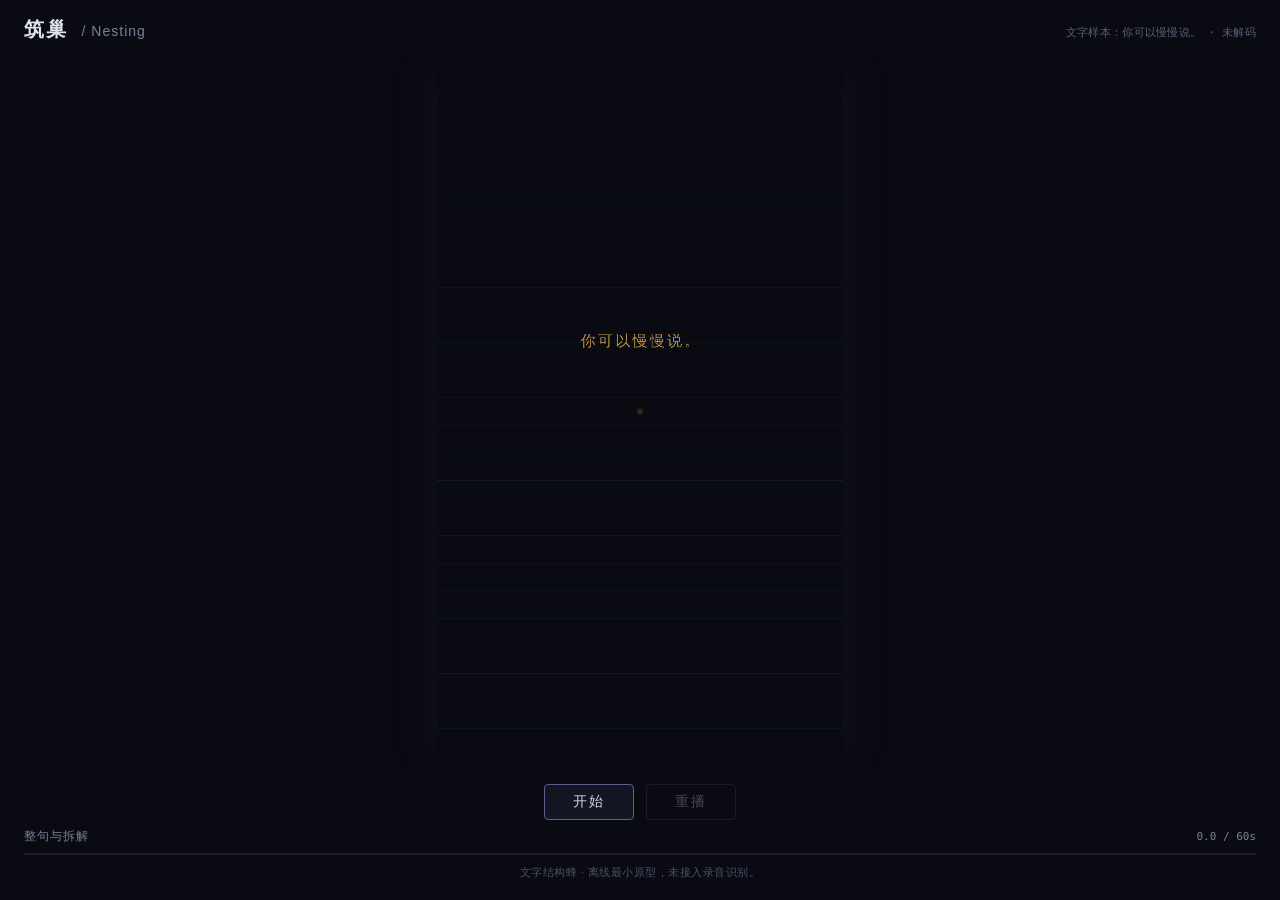
<file: web/visual/index.html>
<!DOCTYPE html>
<html lang="zh-CN">
<head>
  <meta charset="UTF-8">
  <meta name="viewport" content="width=device-width, initial-scale=1.0">
  <title>筑巢 / Nesting · 视觉模块</title>
  <link rel="icon" href="data:,">
  <link rel="stylesheet" href="css/style.css">
</head>
<body>
  <div id="app">
    <header id="header">
      <h1>筑巢 <span class="subtitle">/ Nesting</span></h1>
      <div id="param-info" class="param-info">文字结构蜂 · 加载中…</div>
    </header>

    <main id="canvas-container">
      <canvas id="stage"></canvas>
    </main>

    <footer id="controls">
      <div class="control-row">
        <button id="btn-play" class="btn btn-primary">开始</button>
        <button id="btn-replay" class="btn" disabled>重播</button>
      </div>
      <div class="status-row">
        <span id="phase-name" class="phase-name">等待开始</span>
        <span id="time-display" class="time-display">0.0 / 60s</span>
      </div>
      <div class="progress-track">
        <div id="progress-bar" class="progress-bar"></div>
      </div>
      <div class="hint">
        文字结构蜂 · 离线最小原型，未接入录音识别。
      </div>
    </footer>
  </div>

  <!-- 模块脚本（按依赖顺序加载） -->
  <script src="js/config.js"></script>
  <script src="js/hive.js"></script>
  <script src="js/bee.js"></script>
  <script src="js/ripple.js"></script>
  <script src="js/reading.js"></script>
  <script src="js/waveform.js"></script>
  <script src="js/timeline.js"></script>
  <script src="js/host-adapter.js"></script>
  <script src="js/main.js"></script>
</body>
</html>
</file>
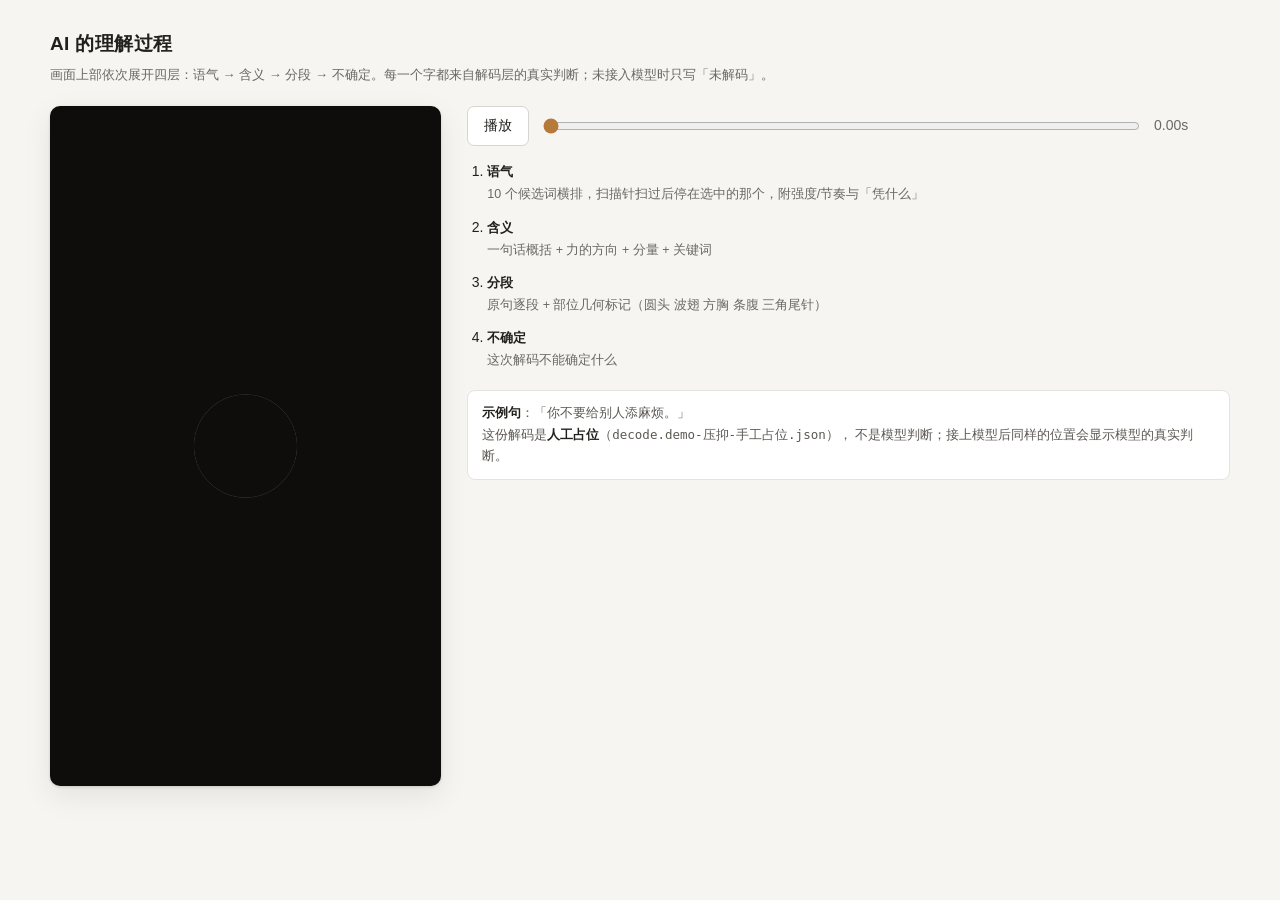
<file: deliverables/理解过程预览-20260912.html>
<!DOCTYPE html>
<html lang="zh-CN">
<head>
<meta charset="utf-8">
<title>筑巢 · AI 的理解过程（预览）</title>
<style>
  :root { color-scheme: light; }
  * { box-sizing: border-box; }
  body {
    margin: 0; padding: 28px 24px 40px;
    background: #f6f5f2; color: #22201d;
    font: 14px/1.7 -apple-system, "PingFang SC", "Noto Sans CJK SC", sans-serif;
  }
  .wrap { max-width: 1180px; margin: 0 auto; }
  h1 { font-size: 19px; font-weight: 600; margin: 0 0 4px; letter-spacing: .02em; }
  .sub { color: #6b6862; font-size: 13px; margin: 0 0 20px; }
  .stage {
    display: flex; gap: 26px; align-items: flex-start; flex-wrap: wrap;
  }
  .canvas-box {
    background: #0e0d0c; border-radius: 10px; padding: 10px;
    box-shadow: 0 1px 3px rgba(0,0,0,.14), 0 10px 30px rgba(0,0,0,.08);
  }
  canvas { display: block; border-radius: 6px; }
  .panel { flex: 1 1 260px; min-width: 250px; }
  .ctrl { display: flex; align-items: center; gap: 12px; margin-bottom: 14px; }
  button {
    font: inherit; padding: 7px 16px; border-radius: 7px; cursor: pointer;
    border: 1px solid #d8d5ce; background: #fff; color: #22201d;
  }
  button:hover { background: #faf9f7; }
  input[type=range] { flex: 1; accent-color: #b5793a; }
  .t { font-variant-numeric: tabular-nums; color: #6b6862; min-width: 76px; }
  ol { margin: 0; padding-left: 20px; }
  li { margin-bottom: 10px; }
  li button {
    all: unset; cursor: pointer; font-weight: 600; font-size: 13px;
    border-bottom: 1px solid transparent;
  }
  li button:hover { border-bottom-color: #b5793a; }
  li span { display: block; color: #6b6862; font-size: 12.5px; font-weight: 400; }
  li.on button { color: #b5793a; border-bottom-color: #b5793a; }
  .note {
    margin-top: 18px; padding: 12px 14px; border-radius: 8px;
    background: #fff; border: 1px solid #e6e3dc; color: #5c5953; font-size: 12.5px;
  }
  .note b { color: #22201d; }
</style>
</head>
<body>
<div class="wrap">
  <h1>AI 的理解过程</h1>
  <p class="sub">画面上部依次展开四层：语气 → 含义 → 分段 → 不确定。每一个字都来自解码层的真实判断；未接入模型时只写「未解码」。</p>

  <div class="stage">
    <div class="canvas-box"><canvas id="cv" width="1080" height="1920"></canvas></div>
    <div class="panel">
      <div class="ctrl">
        <button id="play">播放</button>
        <input id="seek" type="range" min="0" max="16" step="0.01" value="0">
        <span class="t" id="clock">0.00s</span>
      </div>
      <ol id="layers">
        <li data-at="2.5"><button>语气</button><span>10 个候选词横排，扫描针扫过后停在选中的那个，附强度/节奏与「凭什么」</span></li>
        <li data-at="5.2"><button>含义</button><span>一句话概括 + 力的方向 + 分量 + 关键词</span></li>
        <li data-at="7.6"><button>分段</button><span>原句逐段 + 部位几何标记（圆头 波翅 方胸 条腹 三角尾针）</span></li>
        <li data-at="10.0"><button>不确定</button><span>这次解码不能确定什么</span></li>
      </ol>
      <div class="note">
        <b>示例句</b>：「你不要给别人添麻烦。」<br>
        这份解码是<b>人工占位</b>（<code>decode.demo-压抑-手工占位.json</code>），
        不是模型判断；接上模型后同样的位置会显示模型的真实判断。
      </div>
    </div>
  </div>
</div>

<script>/**
 * 筑巢 / Nesting · 动画原型共享配置
 * ------------------------------------------------------------
 * 所有动画模块共享的常量、颜色、物理参数与 output.schema.json 参数映射。
 * 变更此处会影响全部模块；模块自身的局部常量写在各自文件内。
 *
 * 设计画布：1080 × 1920（竖屏 9:16），运行时按容器等比缩放。
 * 速度公式以 1080 高画布为基准，实际按 DESIGN_HEIGHT / 1080 缩放。
 */

const DESIGN_WIDTH = 1080;
const DESIGN_HEIGHT = 1920;
const HEIGHT_SCALE = DESIGN_HEIGHT / 1080; // 速度/距离缩放因子

/* ---- 时间线（秒），与 02-体验与分镜.md 对齐 ---- */
const TIMELINE = {
  total: 60,
  phases: [
    { name: 'idle',     start: 0,  end: 8  },  // 平静人形等待
    { name: 'enter_a',  start: 8,  end: 20 },  // 第一组蜂群进入
    { name: 'enter_b',  start: 20, end: 32 },  // 第二组蜂群进入
    { name: 'weave',    start: 32, end: 47 },  // 两组交织
    { name: 'settle',   start: 47, end: 57 },  // 沉积薄层
    { name: 'hold',     start: 57, end: 60 },  // 静止存留
  ],
};

/* ---- 颜色 ---- */
const COLORS = {
  background: '#0a0a12',
  // 两组固定、亮度相近的色相；颜色用于识别来源，不编码好坏
  groupA: { h: 38,  s: 85, l: 62 },  // 暖琥珀
  groupB: { h: 182, s: 75, l: 60 },  // 冷青蓝
  humanoid: {
    fill: 'rgba(20, 22, 35, 0.85)',
    outline: 'rgba(120, 130, 170, 0.25)',
    glow: 'rgba(140, 150, 200, 0.08)',
  },
  weaveLine: { alpha: 0.55 },
  depositMesh: { alpha: 0.4 },
};

/* ---- 蜂群物理（与 03-蜂群与融合规则.md 对齐） ---- */
const SWARM = {
  particlesPerGroup: 48,
  // 速度 = 12 + 60 × energy 像素/秒（1080 高基准），运行时乘 HEIGHT_SCALE
  baseSpeed: 12,
  speedRange: 60,
  // 群体半径 = 20 + 100 × dispersion 像素
  baseRadius: 20,
  radiusRange: 100,
  // 扰动幅度 = 2 + 22 × turbulence 像素
  baseTurbulence: 2,
  turbulenceRange: 22,
  // 残留透明度 = 0.12 + 0.48 × trace
  baseTraceAlpha: 0.12,
  traceAlphaRange: 0.48,
  // 轨迹点数量（影响拖尾长度），与 trace 成比例
  minTrailPoints: 4,
  maxTrailPoints: 40,
  // 粒子大小
  particleSize: 3.2,
  particleGlow: 12,
};

/* ---- 交织与沉积 ---- */
const WEAVE = {
  // 连线在 weave 阶段内的淡入时长占比
  lineFadeInRatio: 0.4,
  // 沉积在 settle 阶段内的形成时长占比
  depositFormRatio: 0.5,
  // 未沉积连线淡出时长占比
  undepositedFadeRatio: 0.6,
  // 薄层网格连线宽度
  meshLineWidth: 1.2,
  // 结对连线宽度
  pairLineWidth: 1.6,
};

/* ---- 文字结构蜂（最小可行性原型） ---- */
const BEE = {
  // 一只蜂先消费一段转写文字；后续可由解码层改为 bee spec。
  maxCharacters: 32,
  baseBodyWidth: 250,
  baseBodyHeight: 190,
  segmentWidth: 7,
  wingWidth: 112,
  wingHeight: 58,
  headRadius: 38,
  wingbeatHz: 2.2,
};

/* ---- 人形内部区域（一组椭圆近似身体轮廓，粒子约束在此空间内） ---- */
const HUMANOID = {
  // 以画布中心为原点的身体椭圆定义 [cx_offset, cy_offset, rx, ry]
  // 头部
  head:   [0, -680, 105, 130],
  // 颈部
  neck:   [0, -530, 55, 70],
  // 上胸
  chest:  [0, -380, 200, 180],
  // 下腹
  abdomen:[0, -120, 175, 200],
  // 骨盆
  pelvis: [0, 80, 160, 120],
  // 左大腿
  thighL: [-85, 280, 80, 180],
  // 右大腿
  thighR: [85, 280, 80, 180],
  // 左小腿
  shinL:  [-85, 520, 65, 170],
  // 右小腿
  shinR:  [85, 520, 65, 170],
  // 左上臂
  armUL:  [-230, -340, 65, 140],
  // 右上臂
  armUR:  [230, -340, 65, 140],
  // 左前臂
  armLL:  [-250, -140, 55, 130],
  // 右前臂
  armLR:  [250, -140, 55, 130],
};

/* ---- 拆解阶段（整句 → 单元 → 蜂体）---- */
const DECOMPOSE = {
  sentenceUntil: 1.6, // 0–1.6s：整句停留，尚未拆开（最初 5s，用户两次反馈节奏太慢）
  flyUntil: 8,        // 1.6–8s：文字单元逐个飞入腹节带（最初 20s）
  stagger: 0.45,      // 每个单元延迟出发的比例（按文字顺序）
};

/* ---- 视野（拉远看到更多蜂）----
 * 13 秒前保持近距离看这一只；13–27 秒视野拉远，画面里出现其他语言的蜂。 */
const CAMERA = {
  holdUntil: 13,      // 这段时间是近景：只有正在生长的这只
  zoomOutUntil: 27,   // 之后拉到最远
  startScale: 1,
  endScale: 0.44,     // 拉太远会显得空：0.44 下三只蜂仍能占住画面
};

/* ---- 群蜂布局（每只蜂代表一段语言）---- */
const SWARM_VIEW = {
  baseRadius: 560,    // 第一只「别的蜂」离中心的距离（世界坐标）
  radiusStep: 210,    // 每多一只往外挪一点
  appearGap: 3,       // 相邻两只出现的间隔（秒）
  firstAppearAt: 15,  // 第一只「别的蜂」出现的时间
  birthSeconds: 2.4,  // 单只蜂出现的过渡时长
  minScale: 0.82,     // 别的蜂不能太小，否则拉远后看不见
  maxScale: 1.0,
};

/* ---- 蜂体规格默认值（与 10-语言解码/derive_bee.py 的派生字段一一对应）----
 * decoded=false 表示语气/含义未经模型解码，蜂体为中性默认值，界面必须标注。 */
const NEUTRAL_BEE = {
  wingbeatHz: 2.2,
  tension: 0.5,
  spacing: 1.0,
  hue: 38,
  posture: 'level',
  bodyScale: 1.0,
  decoded: false,
  caption: '',
};

/* ---- 语言传播涟漪（一句话说出口，离开身体，再也收不回来）----
 * 蜂体成形后，从蜂的位置向外推出同心波纹，扩散到画面边缘消失。
 * 波面上的短笔画呼应蜂体的会徽风笔画轮廓：语言离开身体时笔画已被拆散，
 * 所以这里只取最简形态（线段 / 点 / 弧），不再对应具体的字。
 *
 * 派生关系（可追溯）：
 *   波速   = baseSpeed + speedRange × (wingbeatHz − 1.6) / 1.8
 *            wingbeatHz 由语气强度派生（1.6 + 1.8 × intensity）
 *            → 说得越激动，语言传得越快
 *   波强度 = 0.45 + 0.55 × tension
 *            tension 由语气强度与分量派生（0.5 × intensity + 0.5 × weight）
 *            → 分量越重，波越粗、越持久
 */
const RIPPLE = {
  firstAt: 10.5,      // 第一圈发出的时间（蜂体基本成形：8s 达 75%，13s 完全成形）
  gap: 2.4,           // 相邻两圈的间隔（秒）
  count: 4,           // 一共几圈
  baseSpeed: 165,     // 扩散速度基准（像素/秒）
  speedRange: 135,    // 语气强度带来的速度增量（wingbeatHz 1.6→3.4 映射为 0→135）
  maxRadius: 1180,    // 扩散到这个半径即消失（到画面边缘之外）
  baseWidth: 4.6,     // 起始线宽
  strokeGap: 30,      // 圆周上每隔多少像素放一个短笔画（虚线感）
  strokeLen: 14,      // 短笔画长度
  minAlpha: 0.85,     // 起始不透明度
  originYRatio: 0.46, // 波心在画面高度上的比例（与蜂的稳定位置一致）
};

/* ---- AI 的理解过程（把「机器怎么听懂这句话」画出来）----
 * 观众说完一句话，画布上部依次展开四层分析：
 *   语气扫描 → 含义提取 → 分段归位 → 不确定性
 * 每一层都是解码层真实给出的判断，不是装饰；未接入模型时只显示
 * 「听到」与「未解码」，绝不编造语气与含义（与项目红线一致）。
 *
 * 无状态：每层的展开程度只由「当前时间 − 该层起始」算出，
 * 因此暂停会冻结、倒退会收回、重播会清空。
 */
const READING = {
  toneFrom: 2.5, toneTo: 5.2,        // 语气扫描：10 个语气词轮转后停在选中项
  meaningFrom: 5.2, meaningTo: 7.6,  // 含义提取：概括 / 方向 / 分量 / 关键词
  segmentFrom: 7.6, segmentTo: 10.0, // 分段归位：每段标出部位与分量
  doubtFrom: 10.0, doubtTo: 11.6,    // 不确定性：这次解码不能确定什么
  fadeOutAt: 13.2,                   // 之后整层淡出，把画面还给蜂与涟漪
  bandTop: 208,                      // 分析带顶部 y（蜂在 0.46 高度，互不遮挡）
  rowGap: 64,                        // 层与层之间的行距
  labelSize: 18,                     // 层名（听到 / 语气 / 含义 / 分段）
  bodySize: 23,                      // 正文（判断内容）
  noteSize: 15,                      // 小字（证据 / 不确定性）
  toneSize: 21,                      // 语气词
  scanSeconds: 1.8,                  // 扫描针扫完 10 个词所需时间
  barWidth: 210,                     // 强度 / 节奏 / 分量的刻度条宽度
  barHeight: 5,
};

/* ---- 工具函数 ---- */

/** 将 0-1 参数映射为实际速度（像素/秒，已按画布缩放） */
function speedFor(energy) {
  return (SWARM.baseSpeed + SWARM.speedRange * energy) * HEIGHT_SCALE;
}

/** 将 0-1 参数映射为群体半径（像素，已按画布缩放） */
function radiusFor(dispersion) {
  return (SWARM.baseRadius + SWARM.radiusRange * dispersion) * HEIGHT_SCALE;
}

/** 将 0-1 参数映射为扰动幅度（像素，已按画布缩放） */
function turbulenceFor(turbulence) {
  return (SWARM.baseTurbulence + SWARM.turbulenceRange * turbulence) * HEIGHT_SCALE;
}

/** 将 0-1 参数映射为残留透明度 */
function traceAlphaFor(trace) {
  return SWARM.baseTraceAlpha + SWARM.traceAlphaRange * trace;
}

/** 将 0-1 参数映射为轨迹点数量 */
function trailPointsFor(trace) {
  return roundHalfUp(
    SWARM.minTrailPoints + (SWARM.maxTrailPoints - SWARM.minTrailPoints) * trace
  );
}

/** HSL 颜色对象转 css 字符串 */
function hsl(c, alpha) {
  const a = alpha === undefined ? 1 : alpha;
  return `hsla(${c.h}, ${c.s}%, ${c.l}%, ${a})`;
}

/** 混合两个 HSL 颜色（简单线性插值） */
function mixHSL(c1, c2, t) {
  return {
    h: c1.h + (c2.h - c1.h) * t,
    s: c1.s + (c2.s - c1.s) * t,
    l: c1.l + (c2.l - c1.l) * t,
  };
}

/** 限制值在 [min, max] */
function clamp(v, min, max) {
  return Math.max(min, Math.min(max, v));
}

/**
 * 与 Python 端 build_score.round_half_up 语义一致的取整：.5 一律进位（输入为非负数）。
 * 项目中所有跨语言共享的计数（结对数、沉积数）必须走本函数，
 * 不得使用 Math.round 以外的写法，也不得依赖 Python 内置 round（银行家舍入）。
 * 修改须同步 09-声音设计/build_score.py 与 web/audio/audio.mjs。
 */
function roundHalfUp(value) {
  return Math.floor(Number(value) + 0.5);
}

/** 线性插值 */
function lerp(a, b, t) {
  return a + (b - a) * t;
}

/** 平滑插值（smoothstep） */
function smoothstep(t) {
  return t * t * (3 - 2 * t);
}

/** 判断点是否在人形内部任意椭圆中 */
function isInsideHumanoid(x, y) {
  const cx = DESIGN_WIDTH / 2;
  const cy = DESIGN_HEIGHT / 2;
  for (const key of Object.keys(HUMANOID)) {
    const [ox, oy, rx, ry] = HUMANOID[key];
    const dx = (x - (cx + ox)) / rx;
    const dy = (y - (cy + oy)) / ry;
    if (dx * dx + dy * dy <= 1) return true;
  }
  return false;
}

/** 将点推回人形内部（若在外部），返回修正后的坐标 */
function constrainToHumanoid(x, y) {
  if (isInsideHumanoid(x, y)) return { x, y };
  // 找到最近的椭圆中心，朝该方向推回
  const cx = DESIGN_WIDTH / 2;
  const cy = DESIGN_HEIGHT / 2;
  let bestDist = Infinity;
  let bestX = cx;
  let bestY = cy;
  for (const key of Object.keys(HUMANOID)) {
    const [ox, oy, rx, ry] = HUMANOID[key];
    const ex = cx + ox;
    const ey = cy + oy;
    const d = (x - ex) * (x - ex) + (y - ey) * (y - ey);
    if (d < bestDist) {
      bestDist = d;
      bestX = ex;
      bestY = ey;
    }
  }
  // 朝最近椭圆中心移动 10%
  return {
    x: x + (bestX - x) * 0.1,
    y: y + (bestY - y) * 0.1,
  };
}

/* ---- 模块导出（浏览器全局） ---- */
window.NestingConfig = {
  DESIGN_WIDTH,
  DESIGN_HEIGHT,
  HEIGHT_SCALE,
  TIMELINE,
  COLORS,
  SWARM,
  WEAVE,
  BEE,
  DECOMPOSE,
  CAMERA,
  SWARM_VIEW,
  NEUTRAL_BEE,
  RIPPLE,
  READING,
  HUMANOID,
  speedFor,
  radiusFor,
  turbulenceFor,
  traceAlphaFor,
  trailPointsFor,
  hsl,
  mixHSL,
  clamp,
  roundHalfUp,
  lerp,
  smoothstep,
  isInsideHumanoid,
  constrainToHumanoid,
};
</script>
<script>/**
 * 筑巢 / Nesting · AI 的理解过程
 * ------------------------------------------------------------
 * 把「机器是怎么听懂这句话的」画出来——不是结果，是过程。
 *
 * 观众说完一句话，画布上部依次展开四层分析：
 *   1. 语气扫描：10 个语气词横排，扫描针扫过，停在 AI 选中的那一个（附强度/节奏与判断依据）
 *   2. 含义提取：一句话概括 + 力的方向 + 分量 + 关键词
 *   3. 分段归位：原句被切成几段，每段标出部位与分量
 *   4. 不确定性：这次解码不能确定什么（机器也会不确定，照样画出来）
 *
 * 每一层显示的都是解码层真实给出的判断（来自 beeSpec.decode），不是装饰。
 * 未接入模型时只显示「未解码」，绝不编造语气与含义——与项目红线一致。
 *
 * 无状态：每层的展开程度只由「当前时间 − 该层起始」算出，不保存中间状态。
 * 因此暂停会冻结、倒退会收回、重播会清空。
 *
 * 模块接口与 bee / ripple / hive / waveform 一致：constructor / update / draw / reset。
 */
(function () {
  'use strict';

  // 与 10-语言解码/derive_bee.py 的 TONE_LABELS 必须逐字一致（改一处须同步另一处）
  const TONE_LABELS = ['平稳', '急促', '迟疑', '压抑', '轻快', '沉重', '克制', '激动', '疏离', '温和'];

  // 分段部位的图形标记（会徽风：最简几何形，不写字）
  const ROLE_MARK = {
    head: 'circle', wing: 'wave', thorax: 'square', abdomen: 'bar', stinger: 'triangle',
  };

  class ReadingModule {
    constructor(params, config, sourceText = '', spec = null) {
      this.params = params || {};
      this.config = config;
      const fromParams = (params && (params.beeSpec || params.bee)) || null;
      this.spec = Object.assign({}, config.NEUTRAL_BEE, fromParams || {}, spec || {});
      // 模型的原始判断；未接入模型时为 null
      this.decode = this.spec.decode || null;
      this.sourceText = typeof sourceText === 'string' ? sourceText : '';
      this.reset();
    }

    reset() {
      this.currentTime = 0;
      this.phase = 'idle';
    }

    update(dt, phase, phaseProgress, totalTime) {
      this.currentTime = Math.max(0, Number(totalTime) || 0);
      this.phase = phase || 'idle';
    }

    /** 某一层在当前时刻的展开进度 0–1（无状态）。 */
    layerProgress(from, to, time = this.currentTime) {
      if (time <= from) return 0;
      if (time >= to) return 1;
      return (time - from) / (to - from);
    }

    /** 整层是否已淡出（把画面还给蜂与涟漪）。 */
    isGone(time = this.currentTime) {
      return time >= this.config.READING.fadeOutAt;
    }

    draw(ctx) {
      const cfg = this.config.READING;
      const time = this.currentTime;
      if (this.isGone(time)) return;

      const fade = 1 - this.config.smoothstep(
        this.config.clamp((time - cfg.doubtTo) / (cfg.fadeOutAt - cfg.doubtTo), 0, 1));
      if (fade <= 0.01) return;

      ctx.save();
      const hue = this.spec.hue;
      const left = 150;

      // 未接入模型：只诚实标注，一句判断都不画
      if (!this.decode) {
        if (time < cfg.toneFrom) { ctx.restore(); return; }
        this._label(ctx, '未解码', left, cfg.bandTop, hue, fade);
        ctx.globalAlpha = fade * 0.75;
        ctx.font = cfg.bodySize + 'px serif';
        ctx.fillStyle = this.config.hsl({ h: hue, s: 22, l: 60 }, 1);
        ctx.textAlign = 'left';
        ctx.textBaseline = 'middle';
        ctx.fillText('语气与含义未接入模型，没有判断可显示', left + 96, cfg.bandTop);
        ctx.restore();
        return;
      }

      let y = cfg.bandTop;
      const tone = this.decode.tone;
      const meaning = this.decode.meaning;
      const segments = this.decode.segments;

      if (tone) {
        const p = this.layerProgress(cfg.toneFrom, cfg.toneTo, time);
        if (p > 0) this._drawTone(ctx, tone, left, y, hue, fade, p, time);
        y += cfg.rowGap;
      }
      if (meaning) {
        const p = this.layerProgress(cfg.meaningFrom, cfg.meaningTo, time);
        if (p > 0) this._drawMeaning(ctx, meaning, left, y, hue, fade, p);
        y += cfg.rowGap;
      }
      if (segments && segments.length) {
        const p = this.layerProgress(cfg.segmentFrom, cfg.segmentTo, time);
        if (p > 0) this._drawSegments(ctx, segments, left, y, hue, fade, p);
        y += cfg.rowGap;
      }
      if (this.decode.uncertainty) {
        const p = this.layerProgress(cfg.doubtFrom, cfg.doubtTo, time);
        if (p > 0) this._drawDoubt(ctx, this.decode.uncertainty, left, y, hue, fade, p);
      }

      ctx.restore();
    }

    /* ---- 第 1 层 · 语气扫描 ---- */
    _drawTone(ctx, tone, x, y, hue, fade, p, time) {
      const cfg = this.config.READING;
      this._label(ctx, '语气', x, y, hue, fade);

      const gap = 64;
      const startX = x + 96;
      const scanP = this.config.clamp((time - cfg.toneFrom) / cfg.scanSeconds, 0, 1);
      const chosen = TONE_LABELS.indexOf(tone.label);

      ctx.textAlign = 'center';
      ctx.textBaseline = 'middle';
      for (let i = 0; i < TONE_LABELS.length; i += 1) {
        const isChosen = i === chosen;
        const passed = (i / TONE_LABELS.length) <= scanP + 0.02;
        const settled = scanP >= 1;
        const a = fade * (settled ? (isChosen ? 0.95 : 0.16) : (passed ? 0.8 : 0.22));
        ctx.globalAlpha = a;
        ctx.font = (settled && isChosen ? cfg.toneSize + 5 : cfg.toneSize) + 'px serif';
        ctx.fillStyle = this.config.hsl(
          { h: hue, s: isChosen ? 70 : 24, l: isChosen ? 68 : 52 }, 1);
        ctx.fillText(TONE_LABELS[i], startX + i * gap, y);
      }

      if (scanP < 1) {
        const sx = startX + scanP * (TONE_LABELS.length - 1) * gap;
        ctx.globalAlpha = fade * 0.85;
        ctx.strokeStyle = this.config.hsl({ h: hue, s: 72, l: 74 }, 1);
        ctx.lineWidth = 2;
        ctx.lineCap = 'round';
        ctx.beginPath();
        ctx.moveTo(sx, y - 19);
        ctx.lineTo(sx, y + 19);
        ctx.stroke();
      }

      const barY = y + 32;
      this._bar(ctx, startX, barY, tone.intensity, cfg.barWidth, hue, fade * p, '强度');
      this._bar(ctx, startX + cfg.barWidth + 56, barY, tone.pace,
                cfg.barWidth * 0.72, hue, fade * p, '节奏');

      if (p > 0.45 && tone.evidence) {
        ctx.globalAlpha = fade * ((p - 0.45) / 0.55) * 0.5;
        ctx.font = cfg.noteSize + 'px serif';
        ctx.fillStyle = this.config.hsl({ h: hue, s: 16, l: 56 }, 1);
        ctx.textAlign = 'left';
        ctx.fillText('凭什么：' + tone.evidence, startX, barY + 27);
      }
    }

    /* ---- 第 2 层 · 含义提取 ---- */
    _drawMeaning(ctx, meaning, x, y, hue, fade, p) {
      const cfg = this.config.READING;
      this._label(ctx, '含义', x, y, hue, fade);
      const sx = x + 96;

      ctx.globalAlpha = fade * p * 0.92;
      ctx.font = cfg.bodySize + 'px serif';
      ctx.fillStyle = this.config.hsl({ h: hue, s: 42, l: 70 }, 1);
      ctx.textAlign = 'left';
      ctx.textBaseline = 'middle';
      ctx.fillText(meaning.gist || '', sx, y);

      const row2 = y + 34;
      this._arrow(ctx, sx + 10, row2, meaning.direction, hue, fade * p);
      const barX = sx + 54;
      this._bar(ctx, barX, row2 - 2, meaning.weight, cfg.barWidth * 0.62, hue, fade * p, '分量');

      if (meaning.keywords && meaning.keywords.length) {
        ctx.globalAlpha = fade * p * 0.62;
        ctx.font = cfg.noteSize + 'px serif';
        ctx.fillStyle = this.config.hsl({ h: hue, s: 20, l: 58 }, 1);
        ctx.fillText('关键词：' + meaning.keywords.join('、'),
                     barX + cfg.barWidth * 0.62 + 34, row2);
      }
    }

    /* ---- 第 3 层 · 分段归位 ---- */
    _drawSegments(ctx, segments, x, y, hue, fade, p) {
      const cfg = this.config.READING;
      this._label(ctx, '分段', x, y, hue, fade);
      const sx = x + 96;
      let cur = sx;
      ctx.textBaseline = 'middle';
      ctx.textAlign = 'left';
      for (let i = 0; i < segments.length; i += 1) {
        const seg = segments[i];
        const shown = this.config.clamp((p - i * 0.05) / 0.45, 0, 1);
        if (shown <= 0.01) break;
        ctx.globalAlpha = fade * shown * 0.9;
        ctx.font = cfg.bodySize + 'px serif';
        ctx.fillStyle = this.config.hsl({ h: hue, s: 48, l: 68 }, 1);
        ctx.fillText(seg.text, cur, y);

        const measured = ctx.measureText ? ctx.measureText(seg.text) : null;
        const w = (measured && measured.width) ? measured.width : seg.text.length * cfg.bodySize;
        cur += w + 18;
        this._mark(ctx, cur + 8, y, ROLE_MARK[seg.role] || 'bar', hue, fade * shown);
        cur += 26;
        this._bar(ctx, cur, y - 2, seg.weight, 44, hue, fade * shown, null);
        cur += 44 + 28;
        if (cur > this.config.DESIGN_WIDTH - 150) break;
      }
    }

    /* ---- 第 4 层 · 不确定性 ---- */
    _drawDoubt(ctx, text, x, y, hue, fade, p) {
      const cfg = this.config.READING;
      this._label(ctx, '不确定', x, y, hue, fade);
      ctx.globalAlpha = fade * p * 0.48;
      ctx.font = cfg.noteSize + 'px serif';
      ctx.fillStyle = this.config.hsl({ h: hue, s: 10, l: 54 }, 1);
      ctx.textAlign = 'left';
      ctx.textBaseline = 'middle';
      ctx.fillText(text || '', x + 96, y);
    }

    /* ---- 会徽风的零件 ---- */

    _label(ctx, text, x, y, hue, fade) {
      ctx.globalAlpha = fade * 0.4;
      ctx.font = this.config.READING.labelSize + 'px sans-serif';
      ctx.fillStyle = this.config.hsl({ h: hue, s: 16, l: 54 }, 1);
      ctx.textAlign = 'right';
      ctx.textBaseline = 'middle';
      ctx.fillText(text, x + 76, y);
    }

    /** 刻度条：底槽 + 填充 + 末端短竖线（会徽风的刻度端点）。 */
    _bar(ctx, x, y, value, width, hue, alpha, name) {
      const cfg = this.config.READING;
      const v = this.config.clamp(value, 0, 1);
      ctx.globalAlpha = alpha * 0.18;
      ctx.fillStyle = this.config.hsl({ h: hue, s: 20, l: 50 }, 1);
      ctx.fillRect(x, y, width, cfg.barHeight);
      ctx.globalAlpha = alpha * 0.85;
      ctx.fillStyle = this.config.hsl({ h: hue, s: 58, l: 62 }, 1);
      ctx.fillRect(x, y, width * v, cfg.barHeight);
      ctx.fillRect(x + width * v - 1, y - 4, 2, cfg.barHeight + 8);
      if (name) {
        ctx.globalAlpha = alpha * 0.5;
        ctx.font = cfg.noteSize + 'px sans-serif';
        ctx.fillStyle = this.config.hsl({ h: hue, s: 14, l: 52 }, 1);
        ctx.textAlign = 'right';
        ctx.textBaseline = 'middle';
        ctx.fillText(name, x - 12, y + 2);
      }
    }

    /** 力的方向：向内收 / 向外放 / 平。 */
    _arrow(ctx, x, y, direction, hue, alpha) {
      ctx.globalAlpha = alpha * 0.8;
      ctx.strokeStyle = this.config.hsl({ h: hue, s: 55, l: 64 }, 1);
      ctx.lineWidth = 2.2;
      ctx.lineCap = 'round';
      ctx.lineJoin = 'round';
      ctx.beginPath();
      if (direction === 'inward') {
        ctx.moveTo(x, y - 9); ctx.lineTo(x, y + 9);
        ctx.moveTo(x - 5, y + 4); ctx.lineTo(x, y + 9); ctx.lineTo(x + 5, y + 4);
      } else if (direction === 'outward') {
        ctx.moveTo(x, y + 9); ctx.lineTo(x, y - 9);
        ctx.moveTo(x - 5, y - 4); ctx.lineTo(x, y - 9); ctx.lineTo(x + 5, y - 4);
      } else {
        ctx.moveTo(x - 8, y); ctx.lineTo(x + 8, y);
      }
      ctx.stroke();
    }

    /** 部位标记：圆 / 波 / 方 / 条 / 三角。 */
    _mark(ctx, x, y, kind, hue, alpha) {
      ctx.globalAlpha = alpha * 0.7;
      ctx.strokeStyle = this.config.hsl({ h: hue, s: 40, l: 60 }, 1);
      ctx.lineWidth = 1.8;
      ctx.lineCap = 'round';
      ctx.beginPath();
      if (kind === 'circle') {
        ctx.arc(x, y, 6, 0, Math.PI * 2);
      } else if (kind === 'wave') {
        ctx.moveTo(x - 7, y + 2);
        ctx.quadraticCurveTo(x - 3, y - 4, x, y + 1);
        ctx.quadraticCurveTo(x + 3, y - 4, x + 7, y + 2);
      } else if (kind === 'square') {
        ctx.rect(x - 5.5, y - 5.5, 11, 11);
      } else if (kind === 'triangle') {
        ctx.moveTo(x, y - 7); ctx.lineTo(x + 6, y + 5); ctx.lineTo(x - 6, y + 5); ctx.closePath();
      } else {
        ctx.moveTo(x - 8, y); ctx.lineTo(x + 8, y);
      }
      ctx.stroke();
    }
  }

  window.ReadingModule = ReadingModule;
})();
</script>
<script>
const config = window.NestingConfig;
const DECODE = {
  "version": "0.1",
  "transcript": "你不要给别人添麻烦。",
  "tone": {
    "label": "压抑",
    "intensity": 0.58,
    "pace": 0.34,
    "evidence": "短句、否定祈使、句末下压（人工占位，非模型判断）"
  },
  "meaning": {
    "gist": "被要求不要成为别人的负担。",
    "direction": "inward",
    "weight": 0.72,
    "keywords": [
      "不要",
      "麻烦"
    ]
  },
  "segments": [
    {
      "text": "你不要",
      "role": "head",
      "weight": 0.35
    },
    {
      "text": "给别人",
      "role": "abdomen",
      "weight": 0.3
    },
    {
      "text": "添麻烦",
      "role": "thorax",
      "weight": 0.62
    },
    {
      "text": "。",
      "role": "stinger",
      "weight": 0.2
    }
  ],
  "uncertainty": "演示素材：由人工编写的解码结果，未经模型判断，不能代表任何人的真实处境。"
}
;
const mod = new window.ReadingModule({}, config, DECODE.transcript, {
  decoded: true, hue: 30.6, decode: DECODE,
});

const cv = document.getElementById('cv');
const ctx = cv.getContext('2d');
const seek = document.getElementById('seek');
const clock = document.getElementById('clock');
const playBtn = document.getElementById('play');
const items = [...document.querySelectorAll('#layers li')];

// 按容器高度缩放竖屏画布
function fit() {
  const h = Math.min(660, window.innerHeight - 190);
  cv.style.height = h + 'px';
  cv.style.width = (h * 1080 / 1920) + 'px';
}
fit();
window.addEventListener('resize', fit);

function render(t) {
  mod.update(0, 'weave', 0.5, t);
  ctx.setTransform(1, 0, 0, 1, 0, 0);
  ctx.fillStyle = '#0e0d0c';
  ctx.fillRect(0, 0, 1080, 1920);
  // 蜂的位置标一下，说明读解带与蜂不重叠
  ctx.globalAlpha = 0.16;
  ctx.strokeStyle = '#c9a06a';
  ctx.lineWidth = 2;
  ctx.beginPath();
  ctx.arc(540, 960, 150, 0, Math.PI * 2);
  ctx.stroke();
  ctx.globalAlpha = 1;
  mod.draw(ctx);
  clock.textContent = t.toFixed(2) + 's';
  items.forEach(li => {
    const at = parseFloat(li.dataset.at);
    li.classList.toggle('on', t >= at && t < at + 2.4);
  });
}

let playing = false, last = 0;
function loop(now) {
  if (playing) {
    const dt = Math.min(0.05, (now - last) / 1000);
    let t = parseFloat(seek.value) + dt;
    if (t > 16) { t = 0; }
    seek.value = t;
    render(t);
  }
  last = now;
  requestAnimationFrame(loop);
}
requestAnimationFrame(loop);

seek.addEventListener('input', () => render(parseFloat(seek.value)));
playBtn.addEventListener('click', () => {
  playing = !playing;
  playBtn.textContent = playing ? '暂停' : '播放';
  last = performance.now();
});
items.forEach(li => li.querySelector('button').addEventListener('click', () => {
  seek.value = li.dataset.at;
  render(parseFloat(seek.value));
}));

render(0);
</script>
</body>
</html>
</file>
<file: web/visual/css/style.css>
/* 筑巢 / Nesting · 动画原型样式 */

* {
  margin: 0;
  padding: 0;
  box-sizing: border-box;
}

html, body {
  width: 100%;
  height: 100%;
  background: #0a0a12;
  color: #c8cde0;
  font-family: -apple-system, BlinkMacSystemFont, "PingFang SC", "Hiragino Sans GB",
    "Microsoft YaHei", "Helvetica Neue", Arial, sans-serif;
  overflow: hidden;
  -webkit-font-smoothing: antialiased;
}

#app {
  display: flex;
  flex-direction: column;
  width: 100%;
  height: 100%;
}

/* ---- 标题栏 ---- */
#header {
  display: flex;
  align-items: baseline;
  justify-content: space-between;
  padding: 16px 24px 8px;
  flex-shrink: 0;
}

#header h1 {
  font-size: 20px;
  font-weight: 600;
  letter-spacing: 2px;
  color: #e0e4f0;
}

#header .subtitle {
  font-size: 14px;
  font-weight: 400;
  color: #7a8099;
  letter-spacing: 1px;
  margin-left: 6px;
}

.param-info {
  font-size: 11px;
  color: #5a6078;
  font-family: "SF Mono", "Menlo", "Consolas", monospace;
  letter-spacing: 0.3px;
}

/* ---- 画布区域 ---- */
#canvas-container {
  flex: 1;
  display: flex;
  align-items: center;
  justify-content: center;
  overflow: hidden;
  padding: 8px;
}

#stage {
  display: block;
  border-radius: 4px;
  box-shadow: 0 0 60px rgba(100, 110, 180, 0.08);
}

/* ---- 控制栏 ---- */
#controls {
  flex-shrink: 0;
  padding: 12px 24px 20px;
  display: flex;
  flex-direction: column;
  gap: 8px;
}

.control-row {
  display: flex;
  gap: 12px;
  justify-content: center;
}

.btn {
  padding: 8px 28px;
  border: 1px solid #3a3f55;
  border-radius: 4px;
  background: transparent;
  color: #b0b6cc;
  font-size: 14px;
  letter-spacing: 2px;
  cursor: pointer;
  transition: all 0.2s ease;
  font-family: inherit;
}

.btn:hover:not(:disabled) {
  border-color: #6a7099;
  color: #e0e4f0;
  background: rgba(100, 110, 180, 0.08);
}

.btn:disabled {
  opacity: 0.35;
  cursor: not-allowed;
}

.btn-primary {
  border-color: #5a6090;
  color: #d0d6f0;
  background: rgba(90, 96, 144, 0.12);
}

.btn-primary:hover:not(:disabled) {
  background: rgba(90, 96, 144, 0.22);
  border-color: #8088c0;
}

.status-row {
  display: flex;
  justify-content: space-between;
  align-items: center;
  font-size: 12px;
  color: #7a8099;
}

.phase-name {
  letter-spacing: 1px;
}

.time-display {
  font-family: "SF Mono", "Menlo", "Consolas", monospace;
  font-size: 11px;
}

.progress-track {
  width: 100%;
  height: 2px;
  background: #1e2030;
  border-radius: 1px;
  overflow: hidden;
}

.progress-bar {
  height: 100%;
  width: 0%;
  background: linear-gradient(90deg, #d4a040, #40b0c0);
  border-radius: 1px;
  transition: width 0.1s linear;
}

.hint {
  text-align: center;
  font-size: 11px;
  color: #4a5068;
  letter-spacing: 0.5px;
  margin-top: 2px;
}
</file>
